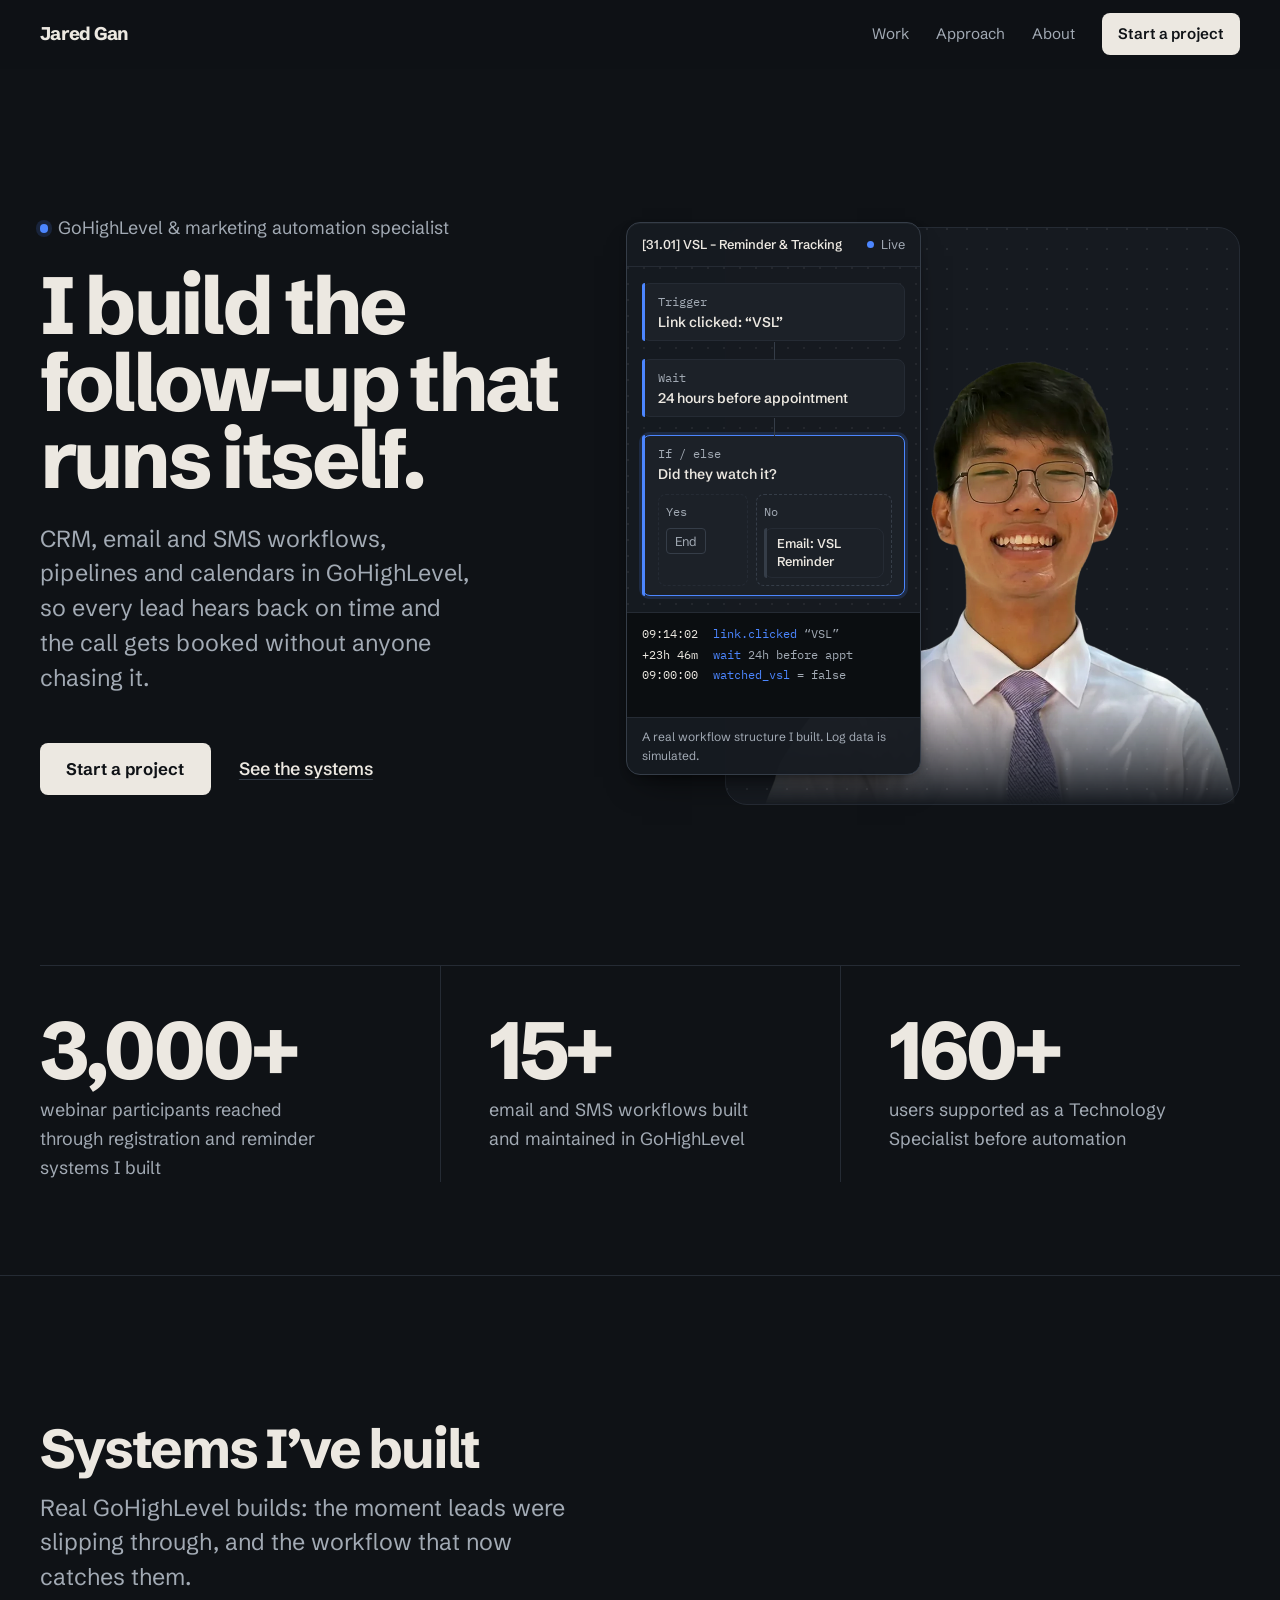
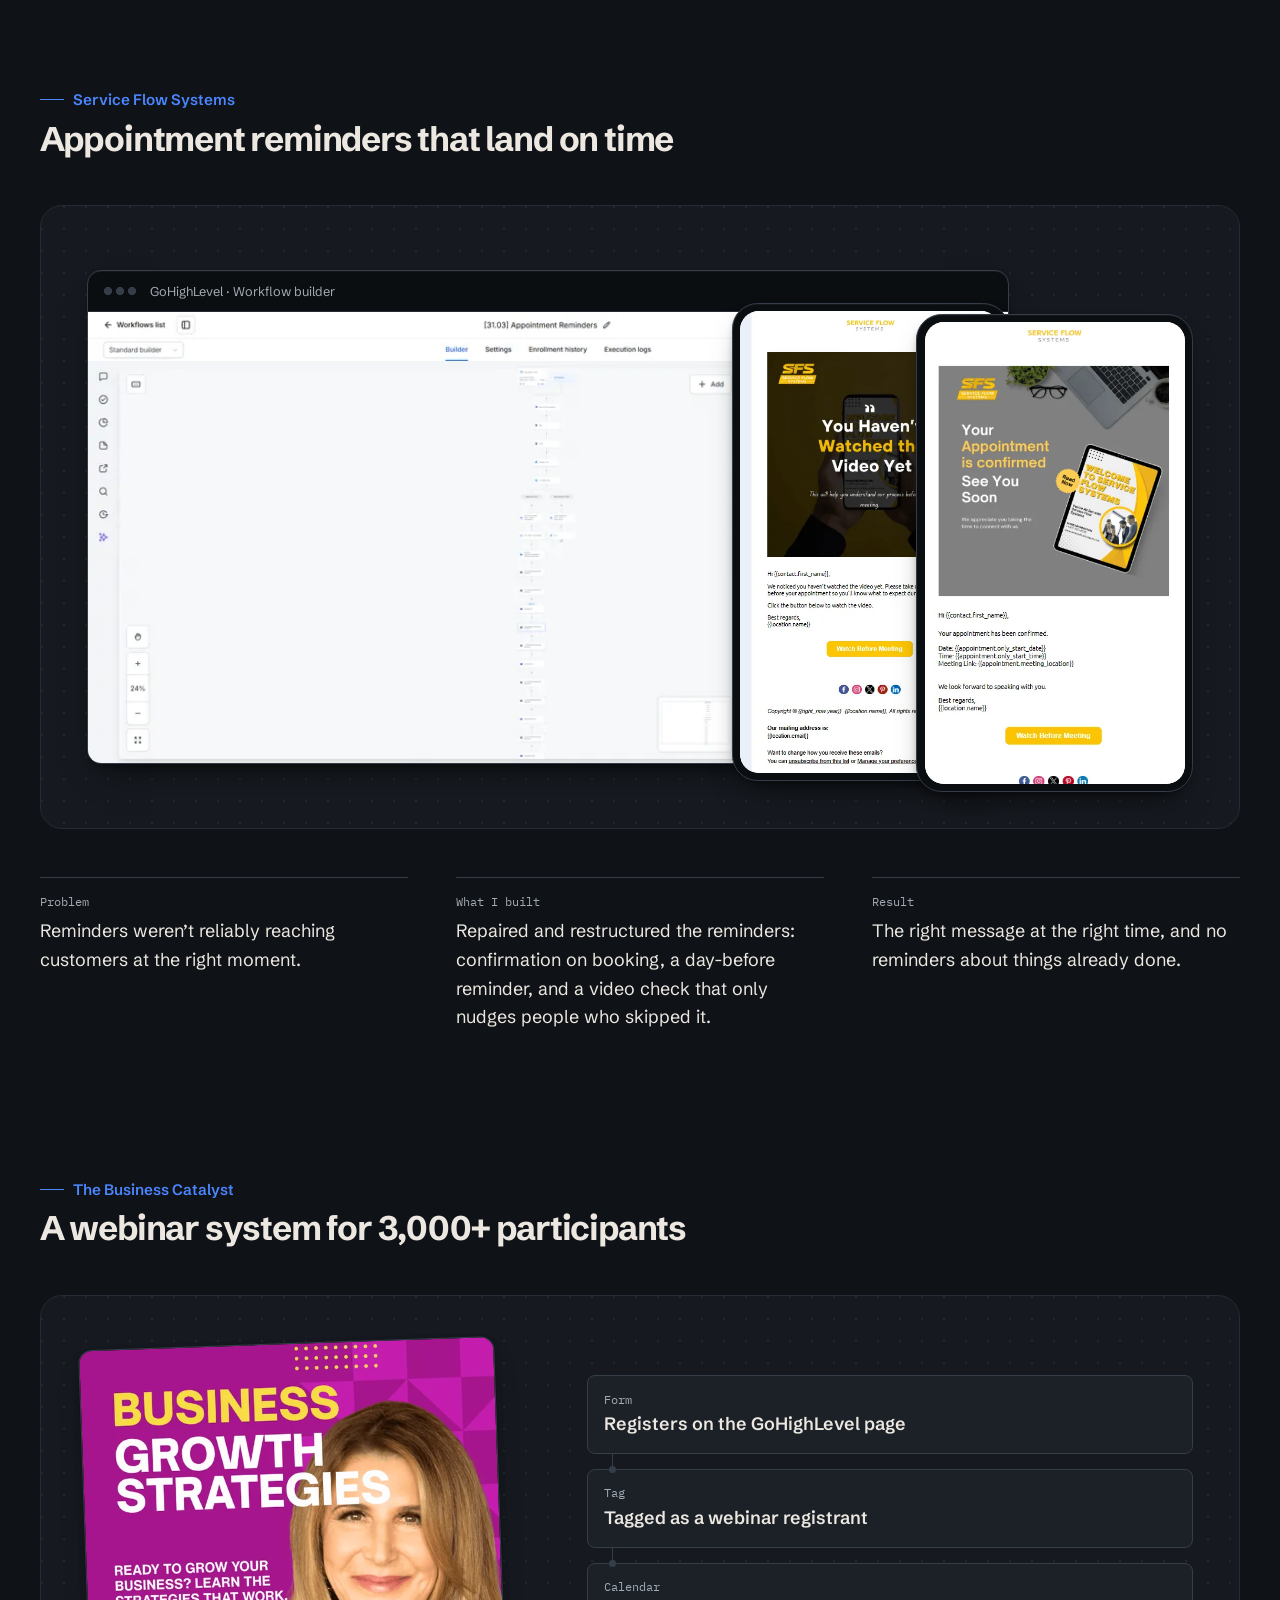
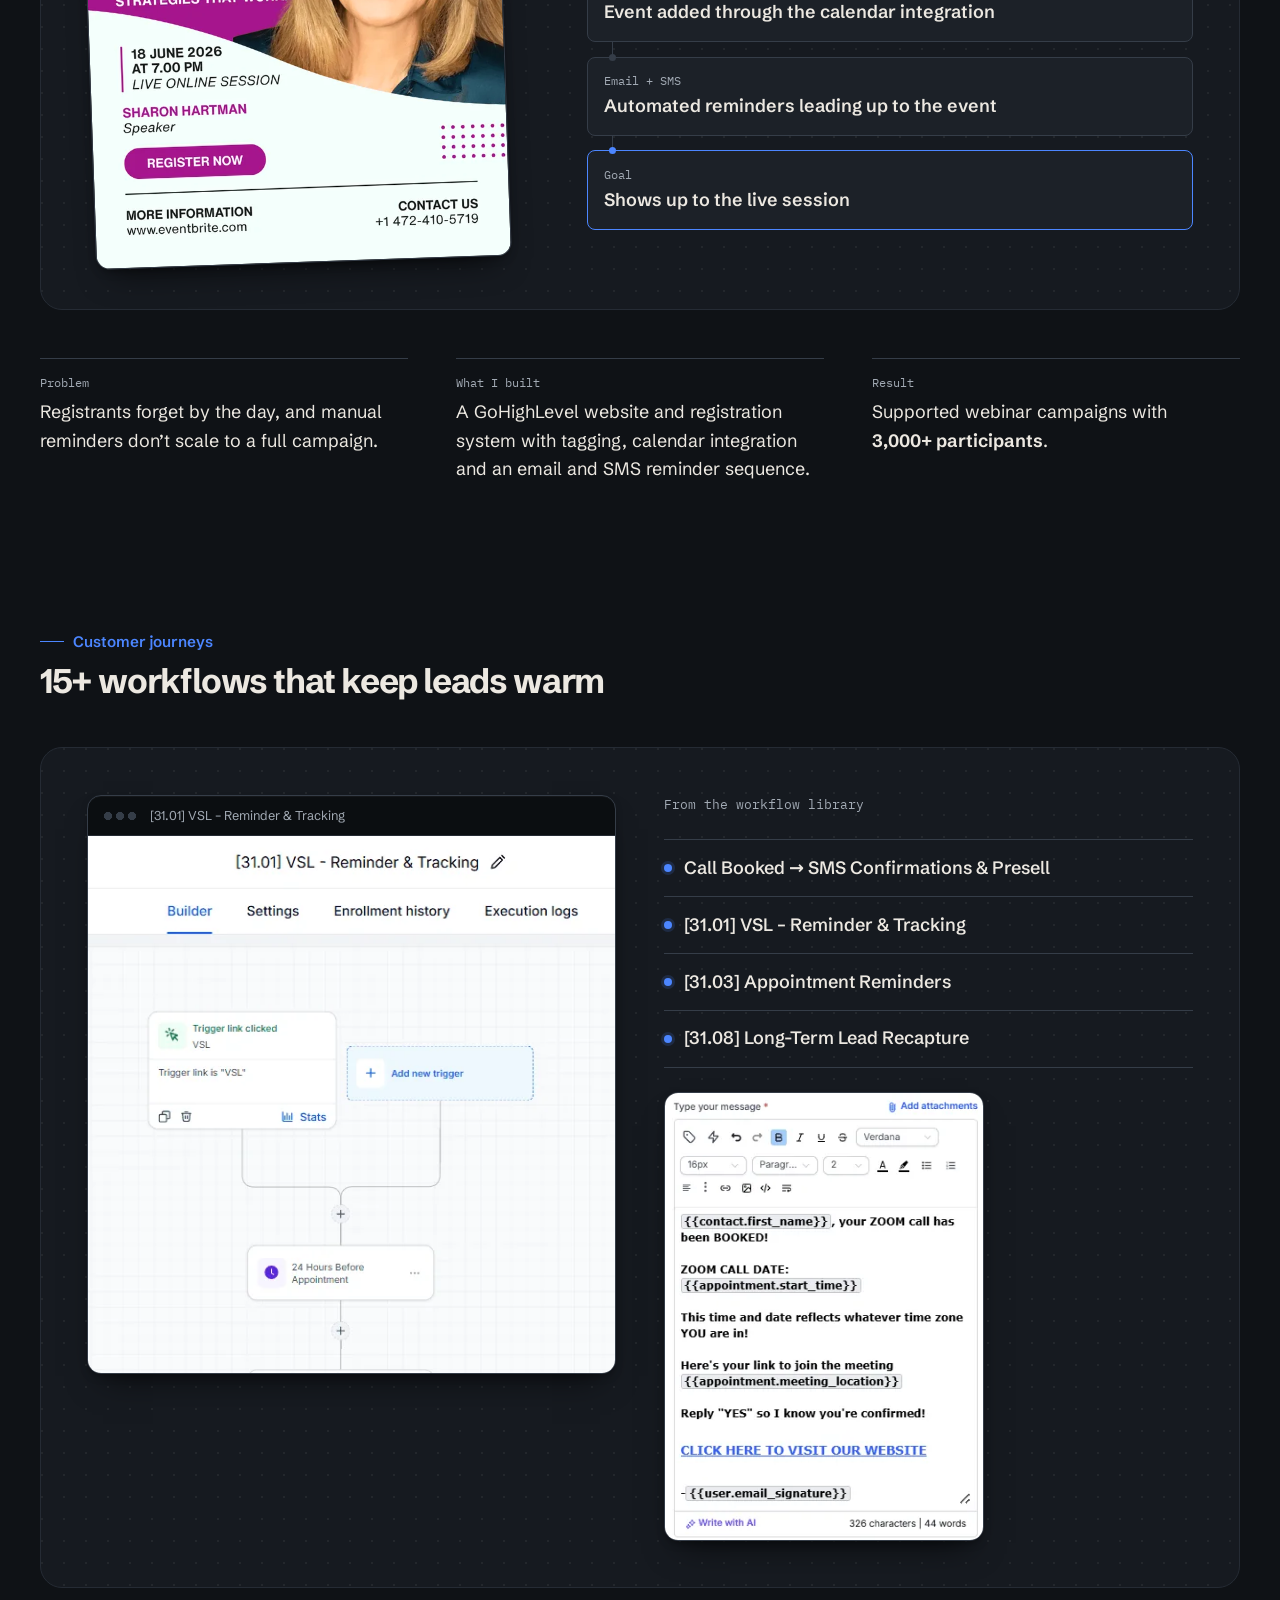
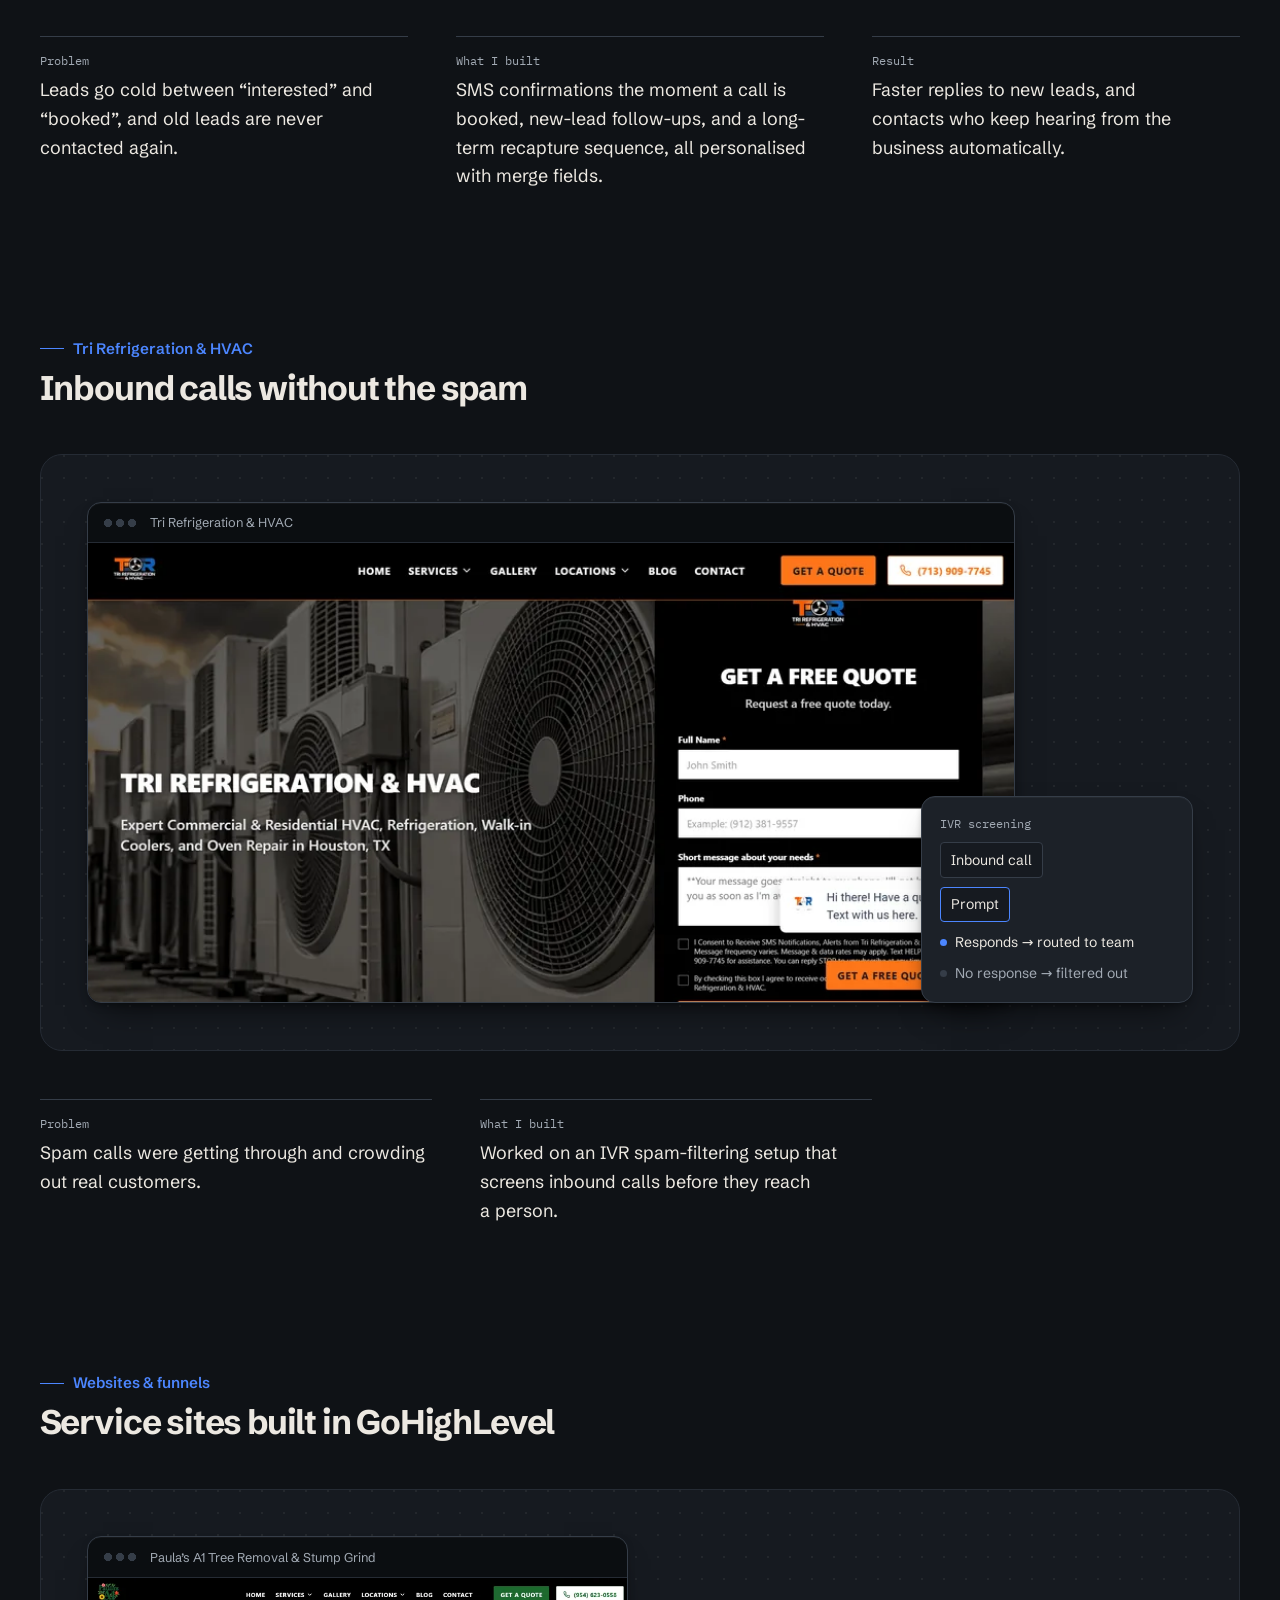
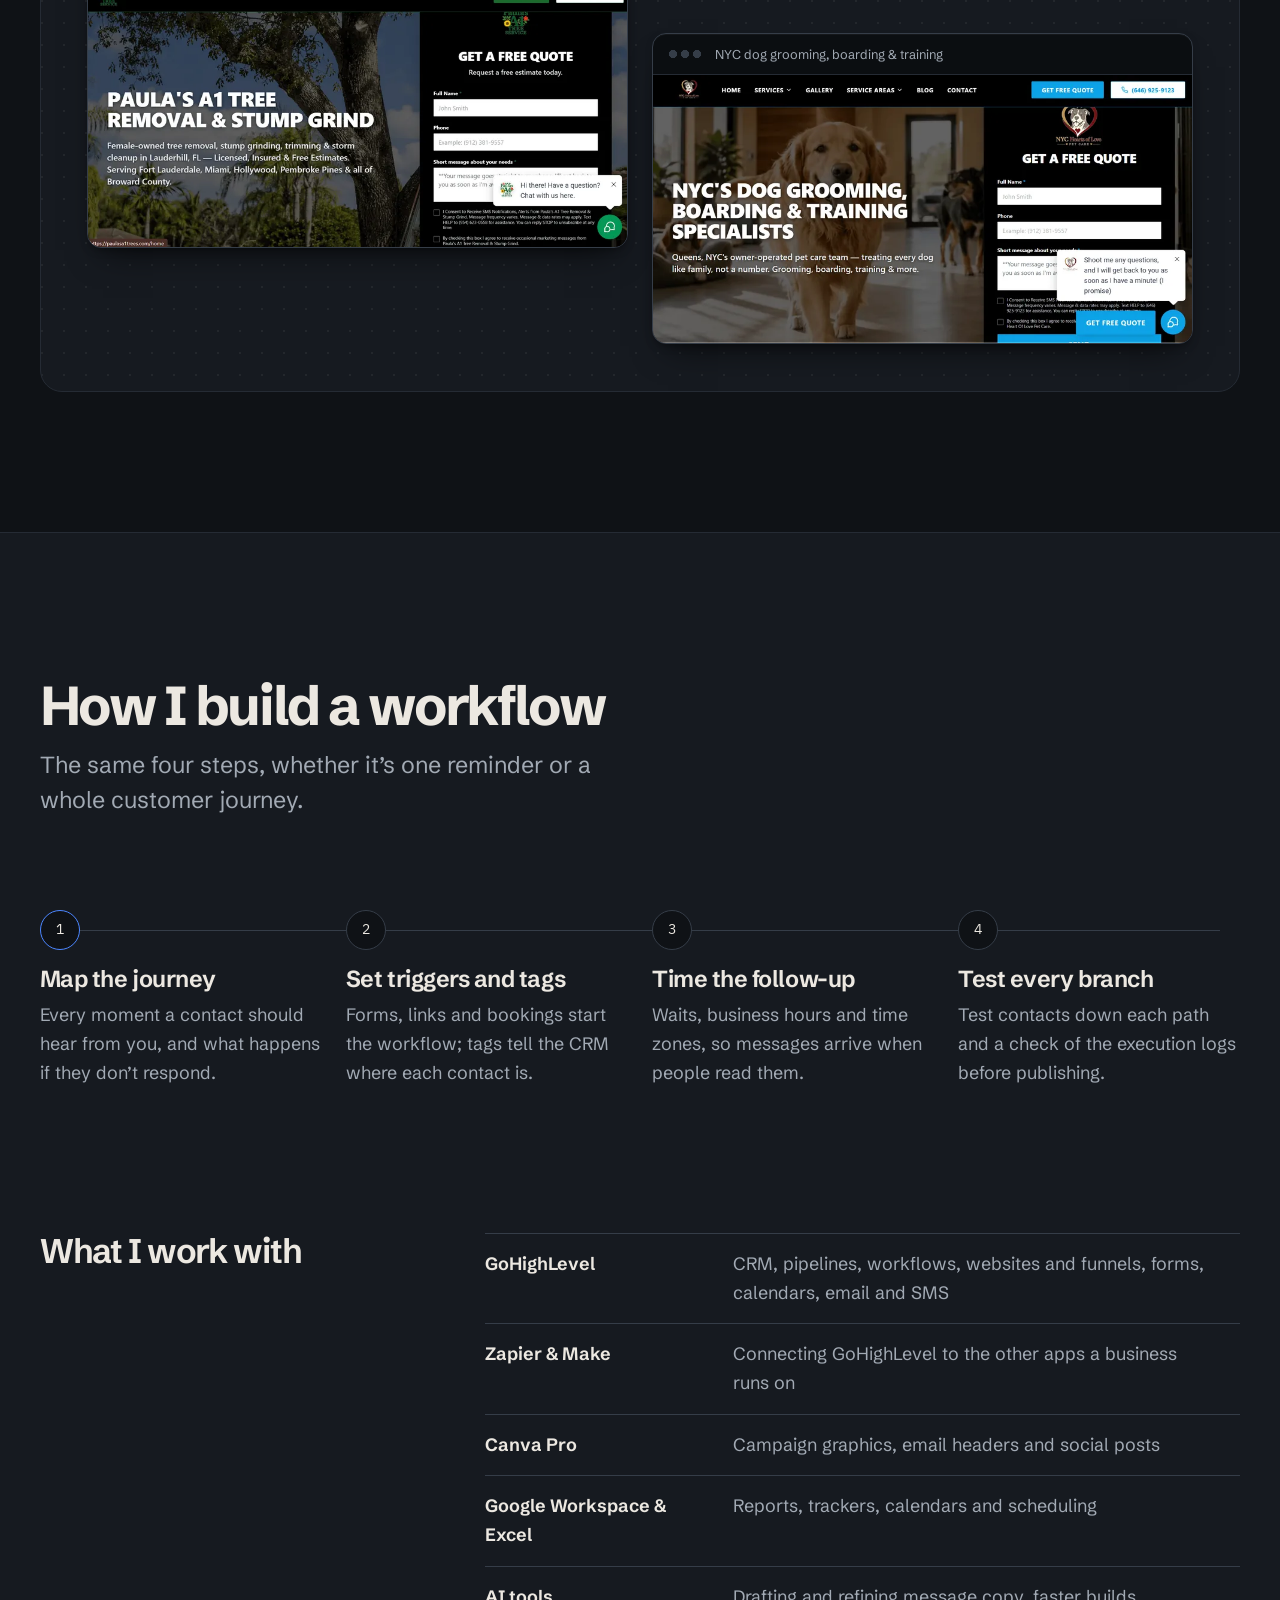
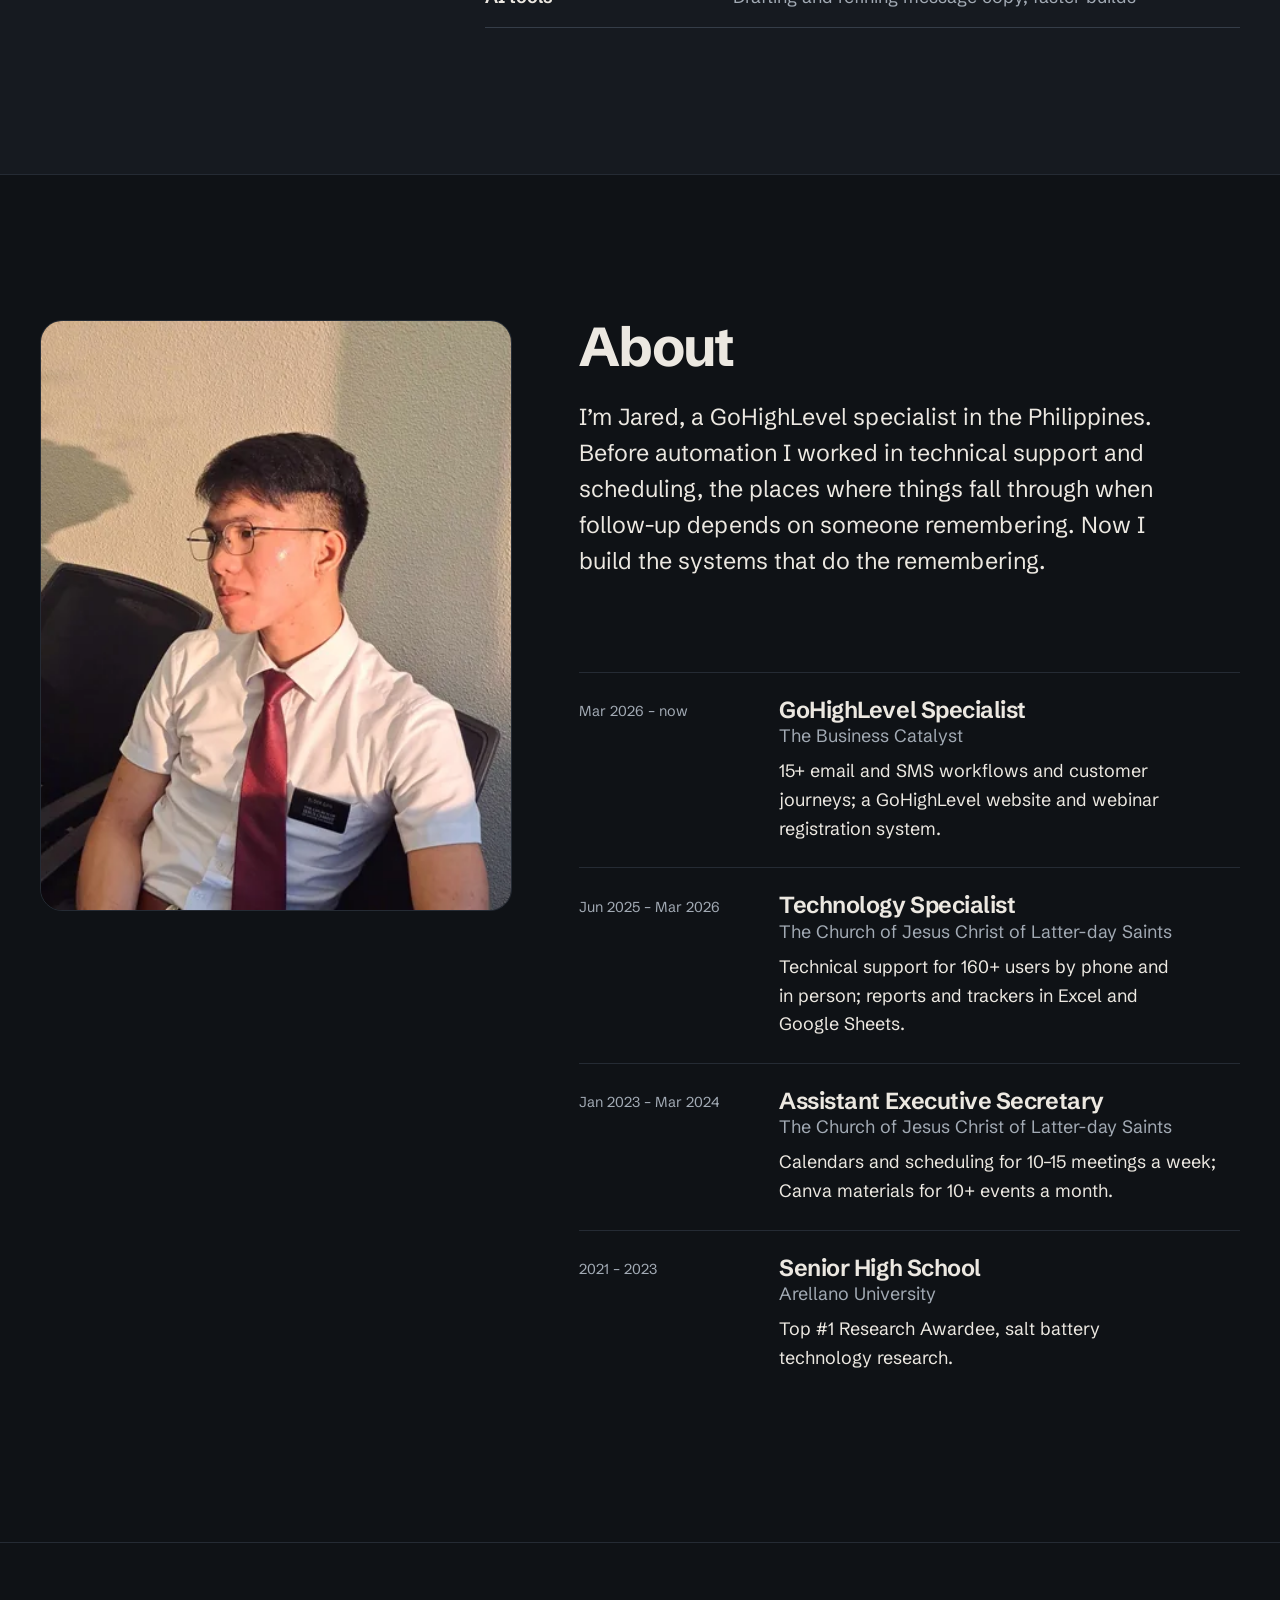
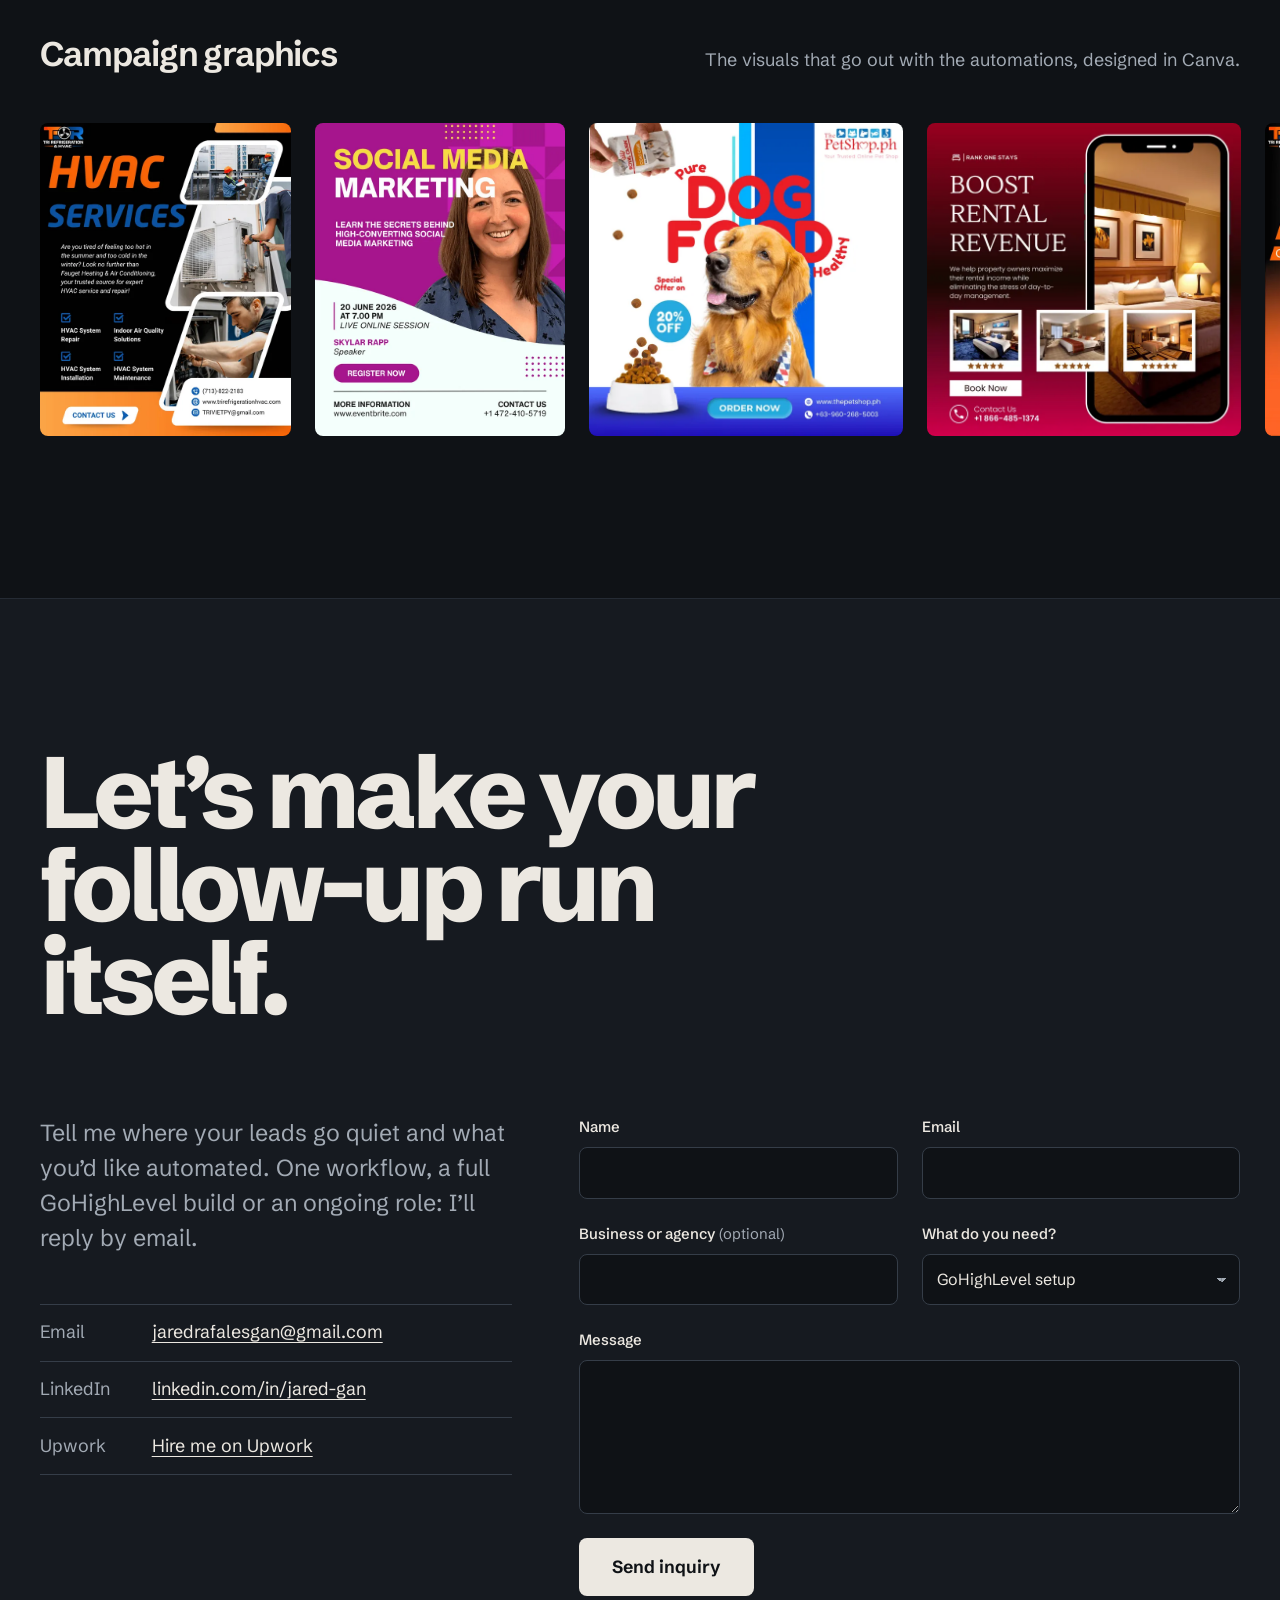
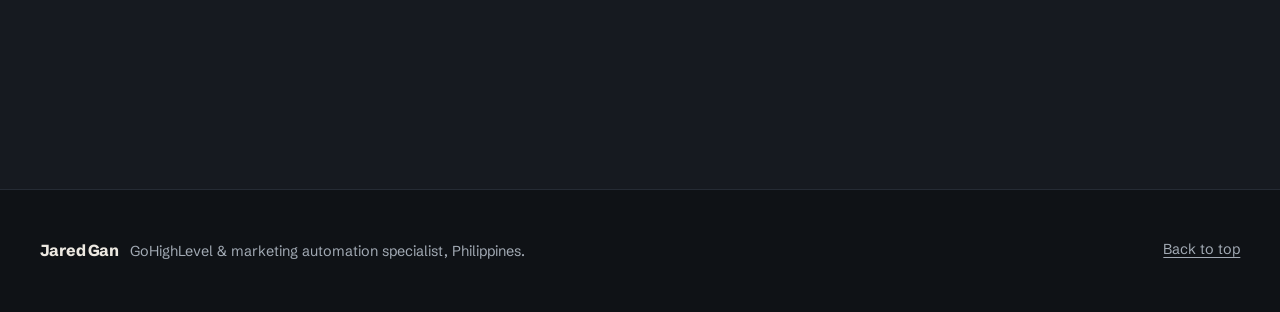
<file: index.html>
<!doctype html>
<html lang="en">
<head>
  <meta charset="utf-8">
  <meta name="viewport" content="width=device-width, initial-scale=1">
  <title>Jared Gan — GoHighLevel &amp; Marketing Automation Specialist</title>
  <meta name="description" content="Jared Gan builds GoHighLevel systems that capture leads, follow up on time and book the call: CRM setup, email and SMS workflows, pipelines, calendars and funnels.">
  <meta name="theme-color" content="#111418">
  <meta property="og:type" content="website">
  <meta property="og:title" content="Jared Gan — GoHighLevel &amp; Marketing Automation Specialist">
  <meta property="og:description" content="GoHighLevel systems that capture leads, follow up on time and book the call.">
  <meta name="twitter:card" content="summary_large_image">
  <link rel="icon" href="/favicon.svg" type="image/svg+xml">
  <link rel="preload" href="/assets/fonts/schibsted-grotesk.woff2" as="font" type="font/woff2" crossorigin>
  <link rel="preload" as="image" type="image/webp" imagesrcset="/assets/img/portrait-cutout-520.webp 520w, /assets/img/portrait-cutout-900.webp 900w" imagesizes="(min-width: 62rem) 560px, 92vw">
  <link rel="stylesheet" href="/assets/css/styles.css">
  <script type="application/ld+json">
  {
    "@context": "https://schema.org",
    "@type": "Person",
    "name": "Jared Gan",
    "jobTitle": "GoHighLevel Specialist",
    "description": "GoHighLevel and marketing automation specialist: CRM setup, email and SMS workflows, pipelines, calendars and funnels.",
    "email": "mailto:jaredrafalesgan@gmail.com",
    "address": { "@type": "PostalAddress", "addressCountry": "PH" },
    "worksFor": { "@type": "Organization", "name": "The Business Catalyst" },
    "alumniOf": { "@type": "EducationalOrganization", "name": "Arellano University" },
    "knowsAbout": ["GoHighLevel", "Marketing automation", "CRM", "Email and SMS automation", "Sales pipelines", "Funnels", "Zapier", "Make"],
    "sameAs": ["https://www.linkedin.com/in/jared-gan", "https://www.upwork.com/freelancers/~01782c0aad50a452c9"]
  }
  </script>
</head>
<body>
  <a class="skip-link" href="#main">Skip to content</a>

  <header class="site-header" data-header>
    <div class="container site-header__inner">
      <a class="wordmark" href="#top" aria-label="Jared Gan, back to top">Jared Gan</a>
      <nav class="site-nav" aria-label="Primary">
        <button class="site-nav__toggle" type="button" aria-expanded="false" aria-controls="nav-list" data-nav-toggle>Menu</button>
        <ul class="site-nav__list" id="nav-list" data-nav-list>
          <li><a href="#work">Work</a></li>
          <li><a href="#approach">Approach</a></li>
          <li><a href="#about">About</a></li>
          <li><a class="site-nav__cta" href="#contact">Start a project</a></li>
        </ul>
      </nav>
    </div>
  </header>

  <main id="main">
    <!-- HERO -->
    <section class="hero" id="top" aria-labelledby="hero-title">
      <div class="container hero__grid">
        <div class="hero__copy">
          <p class="hero__role"><span class="hero__pulse" aria-hidden="true"></span>GoHighLevel &amp; marketing automation specialist</p>
          <h1 class="hero__title" id="hero-title">I build the <span class="nowrap">follow-up</span> that runs itself.</h1>
          <p class="hero__lede">CRM, email and SMS workflows, pipelines and calendars in GoHighLevel, so every lead hears back on time and the call gets booked without anyone chasing it.</p>
          <div class="hero__actions">
            <a class="button button--primary" href="#contact">Start a project</a>
            <a class="link-quiet" href="#work">See the systems</a>
          </div>
        </div>

        <div class="hero__stage">
          <div class="hero__canvas" aria-hidden="true"></div>
          <img class="hero__portrait" src="/assets/img/portrait-cutout-900.webp" srcset="/assets/img/portrait-cutout-520.webp 520w, /assets/img/portrait-cutout-900.webp 900w" sizes="(min-width: 62rem) 560px, 92vw" width="900" height="831" fetchpriority="high" alt="Jared Gan, smiling, in a white shirt and tie.">

          <figure class="workflow" aria-labelledby="wf-caption" data-workflow>
            <div class="workflow__bar">
              <span class="workflow__name">[31.01] VSL – Reminder &amp; Tracking</span>
              <span class="workflow__status"><span class="workflow__dot" aria-hidden="true"></span>Live</span>
            </div>
            <div class="workflow__canvas">
              <ol class="wf-steps">
                <li class="wf-node wf-node--trigger" data-step="0">
                  <span class="wf-node__kind">Trigger</span>
                  <span class="wf-node__title">Link clicked: “VSL”</span>
                </li>
                <li class="wf-node wf-node--wait" data-step="1">
                  <span class="wf-node__kind">Wait</span>
                  <span class="wf-node__title">24 hours before appointment</span>
                </li>
                <li class="wf-node wf-node--condition" data-step="2">
                  <span class="wf-node__kind">If / else</span>
                  <span class="wf-node__title">Did they watch it?</span>
                  <div class="wf-branches">
                    <div class="wf-branch wf-branch--yes" data-step="3b">
                      <span class="wf-branch__label">Yes</span>
                      <span class="wf-branch__end">End</span>
                    </div>
                    <div class="wf-branch wf-branch--no" data-step="3">
                      <span class="wf-branch__label">No</span>
                      <span class="wf-node wf-node--action wf-node--inline">
                        <span class="wf-node__title">Email: VSL Reminder</span>
                      </span>
                    </div>
                  </div>
                </li>
              </ol>
            </div>
            <div class="workflow__log" aria-hidden="true">
              <p class="log-line" data-step="0"><span class="log-t">09:14:02</span> <span class="log-k">link.clicked</span> “VSL”</p>
              <p class="log-line" data-step="1"><span class="log-t">+23h 46m</span> <span class="log-k">wait</span> 24h before appt</p>
              <p class="log-line" data-step="2"><span class="log-t">09:00:00</span> <span class="log-k">watched_vsl</span> = false</p>
              <p class="log-line" data-step="3"><span class="log-t">09:00:01</span> <span class="log-k">email.sent</span> “VSL Reminder”</p>
            </div>
            <figcaption class="workflow__caption" id="wf-caption">
              <span>A real workflow structure I built. Log data is simulated.</span>
              <button class="workflow__replay" type="button" data-replay hidden>Run again</button>
            </figcaption>
          </figure>
        </div>
      </div>

      <div class="container">
        <dl class="proof__list" aria-label="Track record">
          <div class="proof__item">
            <dt class="proof__figure">3,000+</dt>
            <dd class="proof__label">webinar participants reached through registration and reminder systems I built</dd>
          </div>
          <div class="proof__item">
            <dt class="proof__figure">15+</dt>
            <dd class="proof__label">email and SMS workflows built and maintained in GoHighLevel</dd>
          </div>
          <div class="proof__item">
            <dt class="proof__figure">160+</dt>
            <dd class="proof__label">users supported as a Technology Specialist before automation</dd>
          </div>
        </dl>
      </div>
    </section>

    <!-- WORK -->
    <section class="work" id="work" aria-labelledby="work-title">
      <div class="container">
        <header class="section-head">
          <h2 class="section-title" id="work-title">Systems I’ve built</h2>
          <p class="section-lede">Real GoHighLevel builds: the moment leads were slipping through, and the workflow that now catches them.</p>
        </header>
      </div>

      <!-- Project: SFS -->
      <article class="project" aria-labelledby="p-sfs">
        <div class="container">
          <header class="project__head">
            <p class="project__client">Service Flow Systems</p>
            <h3 class="project__title" id="p-sfs">Appointment reminders that land on time</h3>
          </header>
          <div class="scene scene--sfs">
            <div class="frame frame--app scene__main">
              <div class="frame__bar"><span class="frame__label">GoHighLevel · Workflow builder</span></div>
              <img src="/assets/img/wf-appointment-reminders-1600.webp" srcset="/assets/img/wf-appointment-reminders-900.webp 900w, /assets/img/wf-appointment-reminders-1600.webp 1600w" sizes="(min-width: 62rem) 860px, 92vw" width="1600" height="786" loading="lazy" decoding="async" alt="The GoHighLevel workflow builder showing “[31.03] Appointment Reminders”, with the day-before email action open.">
            </div>
            <div class="frame frame--phone scene__phone scene__phone--a">
              <img src="/assets/img/email-sfs-video-497.webp" width="497" height="879" loading="lazy" decoding="async" alt="Email: “You Haven’t Watched the Video Yet”, with a Watch Before Meeting button.">
            </div>
            <div class="frame frame--phone scene__phone scene__phone--b">
              <img src="/assets/img/email-sfs-confirmed-440.webp" width="440" height="934" loading="lazy" decoding="async" alt="Email: “Your Appointment is confirmed. See You Soon”, with date, time and meeting link merge fields.">
            </div>
          </div>
          <dl class="project__facts">
            <div><dt>Problem</dt><dd>Reminders weren’t reliably reaching customers at the right moment.</dd></div>
            <div><dt>What I built</dt><dd>Repaired and restructured the reminders: confirmation on booking, a day-before reminder, and a video check that only nudges people who skipped it.</dd></div>
            <div><dt>Result</dt><dd>The right message at the right time, and no reminders about things already done.</dd></div>
          </dl>
        </div>
      </article>

      <!-- Project: Webinar -->
      <article class="project" aria-labelledby="p-webinar">
        <div class="container">
          <header class="project__head">
            <p class="project__client">The Business Catalyst</p>
            <h3 class="project__title" id="p-webinar">A webinar system for 3,000+ participants</h3>
          </header>
          <div class="scene scene--webinar">
            <div class="frame frame--poster">
              <img src="/assets/img/design-webinar-growth-640.webp" width="640" height="800" loading="lazy" decoding="async" alt="Webinar promotion graphic: Business Growth Strategies, a live online session, designed in Canva.">
            </div>
            <ol class="journey" aria-label="How a registrant moves through the system">
              <li class="journey__step"><span class="journey__kind">Form</span><span class="journey__title">Registers on the GoHighLevel page</span></li>
              <li class="journey__step"><span class="journey__kind">Tag</span><span class="journey__title">Tagged as a webinar registrant</span></li>
              <li class="journey__step"><span class="journey__kind">Calendar</span><span class="journey__title">Event added through the calendar integration</span></li>
              <li class="journey__step"><span class="journey__kind">Email + SMS</span><span class="journey__title">Automated reminders leading up to the event</span></li>
              <li class="journey__step journey__step--goal"><span class="journey__kind">Goal</span><span class="journey__title">Shows up to the live session</span></li>
            </ol>
          </div>
          <dl class="project__facts">
            <div><dt>Problem</dt><dd>Registrants forget by the day, and manual reminders don’t scale to a full campaign.</dd></div>
            <div><dt>What I built</dt><dd>A GoHighLevel website and registration system with tagging, calendar integration and an email and SMS reminder sequence.</dd></div>
            <div><dt>Result</dt><dd>Supported webinar campaigns with <strong>3,000+ participants</strong>.</dd></div>
          </dl>
        </div>
      </article>

      <!-- Project: Journeys -->
      <article class="project" aria-labelledby="p-journeys">
        <div class="container">
          <header class="project__head">
            <p class="project__client">Customer journeys</p>
            <h3 class="project__title" id="p-journeys">15+ workflows that keep leads warm</h3>
          </header>
          <div class="scene scene--journeys">
            <div class="frame frame--app">
              <div class="frame__bar"><span class="frame__label">[31.01] VSL – Reminder &amp; Tracking</span></div>
              <img src="/assets/img/wf-vsl-crop-550.webp" width="550" height="560" loading="lazy" decoding="async" alt="Workflow builder: trigger link clicked, wait until 24 hours before the appointment, then an if/else on whether the video was watched.">
            </div>
            <div class="library">
              <p class="library__title">From the workflow library</p>
              <ul class="library__list">
                <li><span class="library__dot" aria-hidden="true"></span>Call Booked → SMS Confirmations &amp; Presell</li>
                <li><span class="library__dot" aria-hidden="true"></span>[31.01] VSL – Reminder &amp; Tracking</li>
                <li><span class="library__dot" aria-hidden="true"></span>[31.03] Appointment Reminders</li>
                <li><span class="library__dot" aria-hidden="true"></span>[31.08] Long-Term Lead Recapture</li>
              </ul>
              <div class="frame frame--email">
                <img src="/assets/img/email-zoom-booked-358.webp" width="358" height="503" loading="lazy" decoding="async" alt="Booking email built on merge fields: first name, appointment start time, meeting link and signature.">
              </div>
            </div>
          </div>
          <dl class="project__facts">
            <div><dt>Problem</dt><dd>Leads go cold between “interested” and “booked”, and old leads are never contacted again.</dd></div>
            <div><dt>What I built</dt><dd>SMS confirmations the moment a call is booked, new-lead follow-ups, and a long-term recapture sequence, all personalised with merge fields.</dd></div>
            <div><dt>Result</dt><dd>Faster replies to new leads, and contacts who keep hearing from the business automatically.</dd></div>
          </dl>
        </div>
      </article>

      <!-- Project: Tri -->
      <article class="project" aria-labelledby="p-tri">
        <div class="container">
          <header class="project__head">
            <p class="project__client">Tri Refrigeration &amp; HVAC</p>
            <h3 class="project__title" id="p-tri">Inbound calls without the spam</h3>
          </header>
          <div class="scene scene--tri">
            <div class="frame frame--browser scene__main">
              <div class="frame__bar"><span class="frame__label">Tri Refrigeration &amp; HVAC</span></div>
              <img src="/assets/img/site-tri-hvac-1600.webp" srcset="/assets/img/site-tri-hvac-900.webp 900w, /assets/img/site-tri-hvac-1600.webp 1600w" sizes="(min-width: 62rem) 900px, 92vw" width="1600" height="793" loading="lazy" decoding="async" alt="Tri Refrigeration &amp; HVAC website with a “Get a free quote” form.">
            </div>
            <div class="ivr" role="img" aria-label="IVR screening: an inbound call meets a prompt; callers who respond reach the team, the rest are filtered out.">
              <p class="ivr__title">IVR screening</p>
              <span class="ivr__step">Inbound call</span>
              <span class="ivr__step ivr__step--gate">Prompt</span>
              <span class="ivr__out ivr__out--pass">Responds → routed to team</span>
              <span class="ivr__out">No response → filtered out</span>
            </div>
          </div>
          <dl class="project__facts project__facts--two">
            <div><dt>Problem</dt><dd>Spam calls were getting through and crowding out real customers.</dd></div>
            <div><dt>What I built</dt><dd>Worked on an IVR spam-filtering setup that screens inbound calls before they reach a person.</dd></div>
          </dl>
        </div>
      </article>

      <!-- Project: Websites -->
      <article class="project project--last" aria-labelledby="p-sites">
        <div class="container">
          <header class="project__head">
            <p class="project__client">Websites &amp; funnels</p>
            <h3 class="project__title" id="p-sites">Service sites built in GoHighLevel</h3>
          </header>
          <div class="scene scene--sites">
            <div class="frame frame--browser">
              <div class="frame__bar"><span class="frame__label">Paula’s A1 Tree Removal &amp; Stump Grind</span></div>
              <img src="/assets/img/site-paulas-tree-1600.webp" srcset="/assets/img/site-paulas-tree-900.webp 900w, /assets/img/site-paulas-tree-1600.webp 1600w" sizes="(min-width: 62rem) 640px, 92vw" width="1600" height="801" loading="lazy" decoding="async" alt="Paula’s A1 Tree Removal &amp; Stump Grind website with a quote request form.">
            </div>
            <div class="frame frame--browser">
              <div class="frame__bar"><span class="frame__label">NYC dog grooming, boarding &amp; training</span></div>
              <img src="/assets/img/site-nyc-grooming-900.webp" srcset="/assets/img/site-nyc-grooming-600.webp 600w, /assets/img/site-nyc-grooming-900.webp 900w" sizes="(min-width: 62rem) 640px, 92vw" width="900" height="448" loading="lazy" decoding="async" alt="NYC dog grooming, boarding and training website with a quote form.">
            </div>
          </div>
        </div>
      </article>
    </section>

    <!-- APPROACH -->
    <section class="approach" id="approach" aria-labelledby="approach-title">
      <div class="container">
        <header class="section-head">
          <h2 class="section-title" id="approach-title">How I build a workflow</h2>
          <p class="section-lede">The same four steps, whether it’s one reminder or a whole customer journey.</p>
        </header>
        <ol class="steps">
          <li class="step"><span class="step__n" aria-hidden="true">1</span><h3 class="step__title">Map the journey</h3><p>Every moment a contact should hear from you, and what happens if they don’t respond.</p></li>
          <li class="step"><span class="step__n" aria-hidden="true">2</span><h3 class="step__title">Set triggers and tags</h3><p>Forms, links and bookings start the workflow; tags tell the CRM where each contact is.</p></li>
          <li class="step"><span class="step__n" aria-hidden="true">3</span><h3 class="step__title">Time the follow-up</h3><p>Waits, business hours and time zones, so messages arrive when people read them.</p></li>
          <li class="step"><span class="step__n" aria-hidden="true">4</span><h3 class="step__title">Test every branch</h3><p>Test contacts down each path and a check of the execution logs before publishing.</p></li>
        </ol>
        <div class="toolkit">
          <h3 class="toolkit__title">What I work with</h3>
          <dl class="toolkit__list">
            <div><dt>GoHighLevel</dt><dd>CRM, pipelines, workflows, websites and funnels, forms, calendars, email and SMS</dd></div>
            <div><dt>Zapier &amp; Make</dt><dd>Connecting GoHighLevel to the other apps a business runs on</dd></div>
            <div><dt>Canva Pro</dt><dd>Campaign graphics, email headers and social posts</dd></div>
            <div><dt>Google Workspace &amp; Excel</dt><dd>Reports, trackers, calendars and scheduling</dd></div>
            <div><dt>AI tools</dt><dd>Drafting and refining message copy, faster builds</dd></div>
          </dl>
        </div>
      </div>
    </section>

    <!-- ABOUT -->
    <section class="about" id="about" aria-labelledby="about-title">
      <div class="container about__grid">
        <div class="about__portrait">
          <img src="/assets/img/portrait-side-900.webp" srcset="/assets/img/portrait-side-480.webp 480w, /assets/img/portrait-side-900.webp 900w" sizes="(min-width: 62rem) 420px, 88vw" width="900" height="900" loading="lazy" decoding="async" alt="Jared Gan in a white shirt and tie, looking to the side.">
        </div>
        <div class="about__copy">
          <h2 class="section-title" id="about-title">About</h2>
          <p class="about__lede">I’m Jared, a GoHighLevel specialist in the Philippines. Before automation I worked in technical support and scheduling, the places where things fall through when follow-up depends on someone remembering. Now I build the systems that do the remembering.</p>
          <ol class="timeline">
            <li><span class="timeline__when">Mar 2026 – now</span><div><h3 class="timeline__role">GoHighLevel Specialist</h3><p class="timeline__org">The Business Catalyst</p><p>15+ email and SMS workflows and customer journeys; a GoHighLevel website and webinar registration system.</p></div></li>
            <li><span class="timeline__when">Jun 2025 – Mar 2026</span><div><h3 class="timeline__role">Technology Specialist</h3><p class="timeline__org">The Church of Jesus Christ of Latter-day Saints</p><p>Technical support for 160+ users by phone and in person; reports and trackers in Excel and Google Sheets.</p></div></li>
            <li><span class="timeline__when">Jan 2023 – Mar 2024</span><div><h3 class="timeline__role">Assistant Executive Secretary</h3><p class="timeline__org">The Church of Jesus Christ of Latter-day Saints</p><p>Calendars and scheduling for 10–15 meetings a week; Canva materials for 10+ events a month.</p></div></li>
            <li><span class="timeline__when">2021 – 2023</span><div><h3 class="timeline__role">Senior High School</h3><p class="timeline__org">Arellano University</p><p>Top #1 Research Awardee, salt battery technology research.</p></div></li>
          </ol>
        </div>
      </div>
    </section>

    <!-- DESIGNS -->
    <section class="designs" aria-labelledby="designs-title">
      <div class="container designs__head">
        <h2 class="designs__title" id="designs-title">Campaign graphics</h2>
        <p class="designs__lede">The visuals that go out with the automations, designed in Canva.</p>
      </div>
      <div class="designs__rail" tabindex="0" aria-label="Campaign graphics, scroll horizontally">
        <img src="/assets/img/design-hvac-640.webp" width="640" height="800" loading="lazy" decoding="async" alt="HVAC services promotional graphic for Tri Refrigeration &amp; HVAC.">
        <img src="/assets/img/design-webinar-social-640.webp" width="640" height="800" loading="lazy" decoding="async" alt="Webinar promotion graphic: Social Media Marketing, live online session.">
        <img src="/assets/img/design-petshop-640.webp" width="640" height="640" loading="lazy" decoding="async" alt="Pet shop dog food promotion graphic with a 20% off offer.">
        <img src="/assets/img/design-rental-640.webp" width="640" height="640" loading="lazy" decoding="async" alt="Rental management promotion graphic: Boost Rental Revenue.">
        <img src="/assets/img/design-ac-cleaning-640.webp" width="640" height="800" loading="lazy" decoding="async" alt="AC cleaning services promotional graphic.">
      </div>
    </section>

    <!-- CONTACT -->
    <section class="contact" id="contact" aria-labelledby="contact-title">
      <div class="container">
        <h2 class="contact__title" id="contact-title">Let’s make your <span class="nowrap">follow-up</span> run itself.</h2>
        <div class="contact__grid">
          <div class="contact__intro">
            <p>Tell me where your leads go quiet and what you’d like automated. One workflow, a full GoHighLevel build or an ongoing role: I’ll reply by email.</p>
            <ul class="contact__links">
              <li><span>Email</span><a href="mailto:jaredrafalesgan@gmail.com">jaredrafalesgan@gmail.com</a></li>
              <li><span>LinkedIn</span><a href="https://www.linkedin.com/in/jared-gan" rel="noopener" target="_blank">linkedin.com/in/jared-gan</a></li>
              <li><span>Upwork</span><a href="https://www.upwork.com/freelancers/~01782c0aad50a452c9" rel="noopener" target="_blank">Hire me on Upwork</a></li>
            </ul>
          </div>
          <form class="form" data-contact-form data-endpoint="" action="mailto:jaredrafalesgan@gmail.com" method="post" enctype="text/plain" novalidate>
            <div class="form__row">
              <div class="field">
                <label for="f-name">Name</label>
                <input id="f-name" name="name" type="text" autocomplete="name" required>
                <p class="field__error" id="f-name-error" hidden>Please enter your name.</p>
              </div>
              <div class="field">
                <label for="f-email">Email</label>
                <input id="f-email" name="email" type="email" autocomplete="email" required>
                <p class="field__error" id="f-email-error" hidden>Please enter a valid email address.</p>
              </div>
            </div>
            <div class="form__row">
              <div class="field">
                <label for="f-company">Business or agency <span class="field__opt">(optional)</span></label>
                <input id="f-company" name="company" type="text" autocomplete="organization">
              </div>
              <div class="field">
                <label for="f-need">What do you need?</label>
                <select id="f-need" name="need">
                  <option>GoHighLevel setup</option>
                  <option>Workflow automation (email &amp; SMS)</option>
                  <option>Funnel or website</option>
                  <option>Fixing an existing setup</option>
                  <option>Ongoing support or a full-time role</option>
                  <option>Something else</option>
                </select>
              </div>
            </div>
            <div class="field">
              <label for="f-message">Message</label>
              <textarea id="f-message" name="message" rows="5" required></textarea>
              <p class="field__error" id="f-message-error" hidden>Please add a short message.</p>
            </div>
            <div class="field field--hp" aria-hidden="true">
              <label for="f-website">Website</label>
              <input id="f-website" name="website" type="text" tabindex="-1" autocomplete="off">
            </div>
            <button class="button button--primary button--large form__submit" type="submit">Send inquiry</button>
            <p class="form__status" role="status" aria-live="polite" data-form-status></p>
          </form>
        </div>
      </div>
    </section>
  </main>

  <footer class="site-footer">
    <div class="container site-footer__inner">
      <p><span class="wordmark wordmark--small">Jared Gan</span> GoHighLevel &amp; marketing automation specialist, Philippines.</p>
      <p><a href="#top">Back to top</a></p>
    </div>
  </footer>

  <script src="/assets/js/main.js" defer></script>
</body>
</html>
</file>
<file: assets/css/styles.css>
/* Jared Gan — portfolio v2. Direction: "Live Workflow", premium pass (.studio/direction.md, .studio/decisions.md) */
@layer reset, tokens, base, layout, components, utilities;

@font-face { font-family: "Schibsted Grotesk"; src: url("/assets/fonts/schibsted-grotesk.woff2") format("woff2"); font-weight: 400 900; font-display: swap; }
@font-face { font-family: "IBM Plex Mono"; src: url("/assets/fonts/ibm-plex-mono-400.woff2") format("woff2"); font-weight: 400; font-display: swap; }
@font-face { font-family: "IBM Plex Mono"; src: url("/assets/fonts/ibm-plex-mono-500.woff2") format("woff2"); font-weight: 500; font-display: swap; }
@font-face { font-family: "Display Fallback"; src: local("Arial"); size-adjust: 98%; ascent-override: 96%; descent-override: 25%; }

@layer reset {
  *, *::before, *::after { box-sizing: border-box; }
  * { margin: 0; }
  html { -webkit-text-size-adjust: none; text-size-adjust: none; }
  img, svg { display: block; max-width: 100%; height: auto; }
  input, button, textarea, select { font: inherit; color: inherit; }
  ol, ul { list-style: none; padding: 0; }
  h1, h2, h3, p, dd { overflow-wrap: break-word; }
}

@layer tokens {
  :root {
    color-scheme: dark;
    --ground: #0f1216;
    --panel: #161a20;
    --panel-2: #1c2128;
    --line: #252b34;
    --line-strong: #353d48;
    --ink: #ece8e1;
    --muted: #a2aab4;
    --signal: #4c86ff;
    --signal-soft: rgb(76 134 255 / 0.16);

    --font-display: "Schibsted Grotesk", "Display Fallback", system-ui, sans-serif;
    --font-text: var(--font-display);
    --font-mono: "IBM Plex Mono", ui-monospace, SFMono-Regular, Menlo, monospace;

    --step--1: clamp(0.84rem, 0.82rem + 0.1vw, 0.9rem);
    --step-0: clamp(1rem, 0.96rem + 0.2vw, 1.125rem);
    --step-1: clamp(1.2rem, 1.1rem + 0.45vw, 1.45rem);
    --step-2: clamp(1.5rem, 1.25rem + 1.1vw, 2.25rem);
    --step-3: clamp(2rem, 1.5rem + 2.4vw, 3.5rem);
    --step-4: clamp(2.8rem, 1.7rem + 4.2vw, 5.2rem);
    --step-5: clamp(2.6rem, 1.2rem + 6.4vw, 7.5rem);

    --space-s: 0.875rem;
    --space-m: 1.5rem;
    --space-l: clamp(2rem, 1.6rem + 1.8vw, 3rem);
    --space-xl: clamp(3.5rem, 2.6rem + 4vw, 6rem);
    --space-2xl: clamp(5rem, 3.5rem + 7vw, 10rem);

    --gutter: clamp(1rem, 0.4rem + 2.6vw, 2.5rem);
    --max: 80rem;
    --radius-s: 4px;
    --radius-m: 8px;
    --radius-l: 14px;
    --radius-xl: 22px;

    --ease-out: cubic-bezier(0.22, 1, 0.36, 1);
    --dur-fast: 160ms;
    --dur-base: 320ms;
    --shadow-float: 0 1px 0 rgb(255 255 255 / 0.04) inset, 0 18px 32px -16px rgb(0 0 0 / 0.7), 0 4px 10px -4px rgb(0 0 0 / 0.5);
  }
}

@layer base {
  html { background: var(--ground); scroll-behavior: smooth; scroll-padding-top: 5rem; }
  body { background: var(--ground); color: var(--ink); font-family: var(--font-text); font-size: var(--step-0); line-height: 1.6;
    -webkit-font-smoothing: antialiased; -moz-osx-font-smoothing: grayscale; overflow-x: clip; }
  h1, h2, h3 { font-family: var(--font-display); font-weight: 650; line-height: 1.1; letter-spacing: -0.02em; text-wrap: balance; }
  p, dd, li { text-wrap: pretty; }
  a { color: inherit; text-decoration-thickness: 1px; text-underline-offset: 0.22em; }
  a:hover { text-decoration-color: var(--signal); }
  strong { font-weight: 650; color: var(--ink); }
  :focus-visible { outline: 2px solid var(--signal); outline-offset: 3px; border-radius: var(--radius-s); }
  ::selection { background: var(--signal); color: #fff; }
  .skip-link { position: absolute; left: var(--space-s); top: -4rem; z-index: 100; padding: 0.6rem 1rem; background: var(--ink); color: var(--ground);
    border-radius: var(--radius-m); font-weight: 600; text-decoration: none; }
  .skip-link:focus { top: var(--space-s); }
}

@layer layout {
  .container { width: min(100% - 2 * var(--gutter), var(--max)); margin-inline: auto; }
  section { position: relative; }
}

@layer components {
  /* ---------- Header ---------- */
  .site-header { position: sticky; top: 0; z-index: 50; background: rgb(15 18 22 / 0.92); border-bottom: 1px solid transparent;
    transition: border-color var(--dur-base) var(--ease-out); }
  .site-header.is-scrolled { border-bottom-color: var(--line); }
  .site-header__inner { display: flex; align-items: center; justify-content: space-between; min-height: 4.25rem; }
  .wordmark { font-family: var(--font-display); font-weight: 750; font-size: 1.15rem; letter-spacing: -0.03em; text-decoration: none; }
  .wordmark--small { font-size: 1rem; margin-right: 0.5rem; color: var(--ink); }
  .site-nav__list { display: flex; align-items: center; gap: clamp(1rem, 0.5rem + 1.5vw, 2rem); }
  .site-nav__list a { display: inline-block; padding-block: 0.5rem; color: var(--muted); text-decoration: none; font-size: 0.95rem; transition: color var(--dur-fast) var(--ease-out); }
  .site-nav__list a:hover { color: var(--ink); }
  .site-nav__list .site-nav__cta { color: var(--ground); background: var(--ink); padding: 0.55rem 1rem; border-radius: var(--radius-m); font-weight: 600;
    transition: background-color var(--dur-fast) var(--ease-out); }
  .site-nav__list .site-nav__cta:hover { color: var(--ground); background: #fff; }
  .site-nav__toggle { display: none; }
  @media (max-width: 47.99rem) {
    .site-nav__toggle { display: inline-flex; align-items: center; min-height: 2.75rem; padding: 0 1rem; background: transparent; border: 1px solid var(--line-strong);
      border-radius: var(--radius-m); cursor: pointer; font-size: 0.95rem; }
    .site-nav__list { display: none; }
    .site-nav__list.is-open { display: flex; flex-direction: column; align-items: stretch; gap: 0; position: absolute; left: 0; right: 0; top: 100%;
      padding: 0.5rem var(--gutter) 1.25rem; background: var(--ground); border-bottom: 1px solid var(--line); }
    .site-nav__list.is-open a { display: block; padding: 0.9rem 0; font-size: 1.125rem; color: var(--ink); border-bottom: 1px solid var(--line); }
    .site-nav__list.is-open .site-nav__cta { margin-top: 1rem; text-align: center; color: var(--ground); border: 0; }
  }

  /* ---------- Buttons ---------- */
  .button { display: inline-flex; align-items: center; justify-content: center; min-height: 3.25rem; padding: 0 1.6rem; border-radius: var(--radius-m);
    font-weight: 650; font-size: 1.05rem; text-decoration: none; border: 1px solid transparent; cursor: pointer;
    transition: background-color var(--dur-fast) var(--ease-out), transform var(--dur-fast) var(--ease-out); }
  .button:active { transform: scale(0.98); }
  .button--primary { background: var(--ink); color: var(--ground); }
  .button--primary:hover { background: #fff; }
  .button--large { min-height: 3.6rem; padding: 0 2rem; font-size: 1.1rem; }
  .link-quiet { color: var(--ink); font-weight: 550; text-decoration: underline; text-decoration-color: var(--line-strong); transition: text-decoration-color var(--dur-fast) var(--ease-out); }
  .link-quiet:hover { text-decoration-color: var(--signal); }

  /* ---------- Hero ---------- */
  .hero { padding-top: clamp(2rem, 1rem + 4vw, 5rem); padding-bottom: var(--space-xl); overflow: clip; }
  .hero__grid { display: grid; gap: var(--space-l); align-items: center; }
  @media (min-width: 62rem) { .hero__grid { grid-template-columns: minmax(0, 1fr) minmax(0, 1.12fr); gap: clamp(1rem, 0rem + 3vw, 4rem); min-height: min(46rem, calc(100svh - 9rem)); } }
  .hero__role { display: inline-flex; align-items: center; gap: 0.6rem; color: var(--muted); margin-bottom: var(--space-m); }
  .hero__pulse { width: 0.55rem; height: 0.55rem; border-radius: 50%; background: var(--signal); box-shadow: 0 0 0 4px var(--signal-soft); }
  .hero__title { font-size: var(--step-4); font-weight: 760; line-height: 0.95; letter-spacing: -0.045em; max-width: 12.5ch; }
  .nowrap { white-space: nowrap; }
  .hero__lede { margin-top: var(--space-m); font-size: var(--step-1); line-height: 1.5; color: var(--muted); max-width: 32ch; }
  .hero__actions { display: flex; flex-wrap: wrap; align-items: center; gap: 1rem 1.75rem; margin-top: var(--space-l); }

  .hero__stage { position: relative; display: grid; align-items: end; justify-items: end; min-height: clamp(26rem, 20rem + 22vw, 42rem); isolation: isolate; }
  .hero__canvas { position: absolute; inset: 4% 0 0 16%; z-index: -1; border-radius: var(--radius-xl); background-color: var(--panel); border: 1px solid var(--line);
    background-image: radial-gradient(circle at 1px 1px, rgb(255 255 255 / 0.07) 1px, transparent 0); background-size: 20px 20px; }
  .hero__portrait { width: min(80%, 37rem); height: auto; margin-right: -1%; -webkit-mask-image: linear-gradient(to bottom, #000 78%, transparent 100%);
    mask-image: linear-gradient(to bottom, #000 78%, transparent 100%); filter: saturate(0.92) contrast(1.03); }
  .hero__stage .workflow { position: absolute; left: 0; bottom: 5%; width: min(19.5rem, 48%); z-index: 2; box-shadow: var(--shadow-float); }
  @media (max-width: 61.99rem) {
    .hero__stage { justify-items: center; min-height: 0; padding-top: 1.5rem; }
    .hero__canvas { inset: 0 0 auto 0; height: 78%; }
    .hero__portrait { width: min(88%, 26rem); margin-right: 0; }
    .hero__stage .workflow { position: relative; left: auto; bottom: auto; width: 100%; margin-top: -3.5rem; }
  }

  /* ---------- Workflow (signature) ---------- */
  .workflow { background: rgb(22 26 32 / 0.97); border: 1px solid var(--line-strong); border-radius: var(--radius-l); overflow: hidden; }
  .workflow__bar { display: flex; justify-content: space-between; align-items: center; gap: 1rem; padding: 0.7rem 0.95rem; border-bottom: 1px solid var(--line); font-size: 0.8rem; }
  .workflow__name { font-weight: 550; overflow: hidden; text-overflow: ellipsis; white-space: nowrap; }
  .workflow__status { display: inline-flex; align-items: center; gap: 0.4rem; color: var(--muted); flex-shrink: 0; }
  .workflow__dot { width: 0.45rem; height: 0.45rem; border-radius: 50%; background: var(--signal); }
  .workflow__canvas { padding: 1rem 0.95rem; background-image: radial-gradient(circle at 1px 1px, rgb(255 255 255 / 0.06) 1px, transparent 0); background-size: 16px 16px; }
  .wf-steps { display: grid; justify-items: center; }
  .wf-steps > li + li { margin-top: 1.1rem; position: relative; }
  .wf-steps > li + li::before { content: ""; position: absolute; left: 50%; top: -1.1rem; width: 1px; height: 1.1rem; background: var(--line-strong); transform-origin: top;
    transition: transform 420ms var(--ease-out); }
  .wf-node { position: relative; width: 100%; display: grid; gap: 0.1rem; padding: 0.5rem 0.75rem 0.55rem 0.9rem; background: var(--panel-2); border: 1px solid var(--line);
    border-radius: var(--radius-m); text-align: left; transition: border-color var(--dur-base) var(--ease-out), box-shadow var(--dur-base) var(--ease-out); }
  .wf-node::after { content: ""; position: absolute; left: -1px; top: -1px; bottom: -1px; width: 3px; border-radius: var(--radius-m) 0 0 var(--radius-m); background: var(--line-strong);
    transition: background-color var(--dur-base) var(--ease-out); }
  .wf-node__kind { font-family: var(--font-mono); font-size: 0.75rem; color: var(--muted); }
  .wf-node__title { font-weight: 560; font-size: 0.875rem; line-height: 1.35; }
  .wf-branches { display: grid; grid-template-columns: 1fr 1.5fr; gap: 0.5rem; margin-top: 0.55rem; }
  .wf-branch { display: grid; gap: 0.4rem; justify-items: start; align-content: start; padding: 0.45rem; border: 1px dashed var(--line-strong); border-radius: var(--radius-m);
    transition: border-color var(--dur-base) var(--ease-out); }
  .wf-branch__label { font-family: var(--font-mono); font-size: 0.75rem; color: var(--muted); }
  .wf-branch__end { font-size: 0.8rem; color: var(--muted); padding: 0.1rem 0.5rem; border: 1px solid var(--line-strong); border-radius: var(--radius-s); }
  .wf-node--inline { padding: 0.4rem 0.6rem 0.45rem 0.75rem; }
  .wf-node--inline .wf-node__title { font-size: 0.8rem; }

  .wf-node:not(.wf-node--condition)::after, .wf-branch--no .wf-node::after { background: var(--signal); }
  .wf-branch--yes { border-color: var(--line); }
  .wf-branch--no { border-color: var(--signal); border-style: solid; }
  .workflow.is-armed .wf-node::after { background: var(--line-strong); }
  .workflow.is-armed .wf-steps > li + li::before { transform: scaleY(0); }
  .workflow.is-armed .wf-branch--no { border-color: var(--line-strong); border-style: dashed; }
  .workflow.is-armed .log-line { opacity: 0; transform: translateY(4px); }
  .workflow.is-armed [data-step].is-on::after, .workflow.is-armed .wf-branch--no.is-on .wf-node::after { background: var(--signal); }
  .workflow.is-armed .wf-steps > li.is-on::before { transform: scaleY(1); }
  .workflow.is-armed .wf-branch--no.is-on { border-color: var(--signal); border-style: solid; }
  .workflow.is-armed .log-line.is-on { opacity: 1; transform: none; }
  .wf-node.is-active { border-color: var(--signal); box-shadow: 0 0 0 3px var(--signal-soft); }

  .workflow__log { padding: 0.7rem 0.95rem; border-top: 1px solid var(--line); background: #0b0e11; font-family: var(--font-mono); font-size: 0.75rem; line-height: 1.7;
    color: var(--muted); min-height: 5.9rem; }
  .log-line { white-space: nowrap; overflow: hidden; text-overflow: ellipsis; transition: opacity var(--dur-base) var(--ease-out), transform var(--dur-base) var(--ease-out); }
  .log-t { color: var(--ink); margin-right: 0.5rem; }
  .log-k { color: var(--signal); }
  .workflow__caption { display: flex; justify-content: space-between; align-items: center; gap: 0.75rem; padding: 0.55rem 0.95rem; border-top: 1px solid var(--line); font-size: 0.75rem; color: var(--muted); }
  .workflow__replay { flex-shrink: 0; min-height: 2rem; padding: 0 0.7rem; background: transparent; border: 1px solid var(--line-strong); border-radius: var(--radius-m);
    color: var(--ink); font-size: 0.75rem; cursor: pointer; transition: border-color var(--dur-fast) var(--ease-out); }
  .workflow__replay:hover { border-color: var(--signal); }

  /* ---------- Proof ---------- */
  .proof__list { display: grid; margin-top: var(--space-xl); border-top: 1px solid var(--line); }
  @media (min-width: 48rem) { .proof__list { grid-template-columns: repeat(3, 1fr); } }
  .proof__item { display: flex; flex-direction: column; gap: 0.6rem; padding: var(--space-m) 0; border-bottom: 1px solid var(--line); }
  @media (min-width: 48rem) {
    .proof__item { padding: var(--space-l) var(--space-l) 0 0; border-bottom: 0; }
    .proof__item + .proof__item { padding-left: var(--space-l); border-left: 1px solid var(--line); }
  }
  .proof__figure { font-family: var(--font-display); font-weight: 760; font-size: var(--step-4); letter-spacing: -0.05em; line-height: 0.9; }
  .proof__label { color: var(--muted); max-width: 26ch; }

  /* ---------- Section heads ---------- */
  .section-head { display: grid; gap: var(--space-s); margin-bottom: var(--space-xl); max-width: 50rem; }
  .section-title { font-size: var(--step-3); font-weight: 720; letter-spacing: -0.04em; line-height: 1; }
  .section-lede { color: var(--muted); font-size: var(--step-1); line-height: 1.5; max-width: 40ch; }

  /* ---------- Work: projects & scenes ---------- */
  .work { padding-block: var(--space-2xl) var(--space-l); border-top: 1px solid var(--line); }
  .project { padding-bottom: var(--space-2xl); }
  .project--last { padding-bottom: var(--space-xl); }
  .project__head { display: grid; gap: 0.6rem; margin-bottom: var(--space-l); max-width: 44rem; }
  .project__client { display: inline-flex; align-items: center; gap: 0.6rem; color: var(--signal); font-weight: 600; font-size: 0.95rem; }
  .project__client::before { content: ""; width: 1.5rem; height: 1px; background: currentColor; }
  .project__title { font-size: var(--step-2); font-weight: 700; letter-spacing: -0.035em; line-height: 1.05; }

  .scene { position: relative; padding: clamp(1.25rem, 0.5rem + 3vw, 3.5rem); border-radius: var(--radius-xl); background-color: var(--panel); border: 1px solid var(--line);
    background-image: radial-gradient(circle at 1px 1px, rgb(255 255 255 / 0.055) 1px, transparent 0); background-size: 22px 22px; overflow: hidden; }

  .frame { position: relative; overflow: hidden; border-radius: var(--radius-l); background: #0b0e11; border: 1px solid var(--line-strong); box-shadow: var(--shadow-float); }
  .frame img { width: 100%; }
  .frame__bar { display: flex; align-items: center; gap: 0.75rem; padding: 0.6rem 0.9rem; border-bottom: 1px solid var(--line); font-size: 0.8rem; color: var(--muted); }
  .frame__bar::before { content: ""; width: 2.2rem; height: 0.5rem; flex: none; background: radial-gradient(circle, var(--line-strong) 0.25rem, transparent 0.27rem) 0 0 / 0.75rem 0.5rem repeat-x; }
  .frame__label { overflow: hidden; white-space: nowrap; text-overflow: ellipsis; }
  .frame--phone { border-radius: 1.6rem; padding: 0.45rem; background: #0b0e11; }
  .frame--phone img { border-radius: 1.2rem; aspect-ratio: 9 / 16; object-fit: cover; object-position: top; background: #fff; }
  .frame--email img, .frame--poster img { background: #fff; }

  /* SFS: app window + two phones overlapping on the right */
  .scene--sfs { display: grid; grid-template-columns: repeat(12, 1fr); align-items: center; min-height: clamp(18rem, 10rem + 30vw, 38rem); }
  .scene--sfs .scene__main { grid-column: 1 / span 10; grid-row: 1; }
  .scene--sfs .scene__phone { grid-row: 1; width: 100%; }
  .scene--sfs .scene__phone--a { grid-column: 8 / span 3; align-self: start; margin-top: 18%; z-index: 2; }
  .scene--sfs .scene__phone--b { grid-column: 10 / span 3; align-self: end; margin-bottom: -4%; z-index: 3; }
  @media (max-width: 47.99rem) {
    .scene--sfs { grid-template-columns: 1fr 1fr; gap: 1rem; }
    .scene--sfs .scene__main { grid-column: 1 / -1; }
    .scene--sfs .scene__phone--a, .scene--sfs .scene__phone--b { grid-row: 2; grid-column: auto; margin: 0; align-self: start; }
  }

  /* Webinar: poster + journey */
  .scene--webinar { display: grid; gap: var(--space-l); align-items: center; }
  @media (min-width: 48rem) { .scene--webinar { grid-template-columns: minmax(0, 5fr) minmax(0, 7fr); gap: clamp(2rem, 1rem + 4vw, 5rem); } }
  .frame--poster { max-width: 26rem; transform: rotate(-2deg); }
  .journey { display: grid; gap: 0.9rem; }
  .journey__step { position: relative; display: grid; gap: 0.1rem; padding: 0.85rem 1rem 0.9rem; background: var(--panel-2); border: 1px solid var(--line-strong);
    border-radius: var(--radius-m); }
  .journey__step::after { content: ""; position: absolute; left: calc(1.5rem - 3px); top: -4px; width: 7px; height: 7px; border-radius: 50%; background: var(--line-strong); }
  .journey__step:first-child::after { display: none; }
  .journey__step--goal::after { background: var(--signal); }
  .journey__step + .journey__step::before { content: ""; position: absolute; left: 1.5rem; top: calc(-0.9rem - 1px); width: 1px; height: 0.9rem; background: var(--line-strong); }
  .journey__kind { font-family: var(--font-mono); font-size: 0.75rem; color: var(--muted); }
  .journey__title { font-weight: 600; }
  .journey__step--goal { border-color: var(--signal); }

  /* Journeys: workflow window + library */
  .scene--journeys { display: grid; gap: var(--space-l); align-items: start; }
  @media (min-width: 48rem) { .scene--journeys { grid-template-columns: minmax(0, 6fr) minmax(0, 6fr); } }
  .scene--journeys .frame--app img { background: #fff; }
  .library { display: grid; gap: var(--space-m); }
  .library__title { font-family: var(--font-mono); font-size: 0.8rem; color: var(--muted); }
  .library__list { display: grid; border-top: 1px solid var(--line-strong); }
  .library__list li { display: flex; align-items: center; gap: 0.75rem; padding: 0.85rem 0; border-bottom: 1px solid var(--line-strong); font-weight: 560; }
  .library__dot { width: 0.5rem; height: 0.5rem; flex: none; border-radius: 50%; background: var(--signal); box-shadow: 0 0 0 3px var(--signal-soft); }
  .frame--email { max-width: 20rem; }

  /* Tri: browser + IVR card */
  .scene--tri { display: grid; }
  .scene--tri .scene__main { width: min(100%, 58rem); }
  .ivr { display: grid; gap: 0.55rem; justify-items: start; width: min(100%, 17rem); margin-top: -3rem; margin-left: auto; position: relative; z-index: 2; padding: 1.1rem;
    background: var(--panel-2); border: 1px solid var(--line-strong); border-radius: var(--radius-l); box-shadow: var(--shadow-float); font-size: 0.875rem; }
  @media (min-width: 62rem) { .ivr { position: absolute; right: clamp(1.25rem, 0.5rem + 3vw, 3.5rem); bottom: clamp(1.25rem, 0.5rem + 3vw, 3.5rem); margin: 0; } }
  .ivr__title { font-family: var(--font-mono); font-size: 0.75rem; color: var(--muted); }
  .ivr__step { padding: 0.35rem 0.65rem; background: var(--panel); border: 1px solid var(--line-strong); border-radius: var(--radius-s); }
  .ivr__step--gate { border-color: var(--signal); }
  .ivr__out { display: inline-flex; align-items: center; gap: 0.5rem; color: var(--muted); }
  .ivr__out::before { content: ""; width: 0.45rem; height: 0.45rem; flex: none; border-radius: 50%; background: var(--line-strong); }
  .ivr__out--pass { color: var(--ink); }
  .ivr__out--pass::before { background: var(--signal); }

  /* Sites: two staggered browsers */
  .scene--sites { display: grid; gap: var(--space-m); }
  @media (min-width: 48rem) { .scene--sites { grid-template-columns: 1fr 1fr; align-items: start; } .scene--sites .frame:last-child { margin-top: 18%; } }

  .project__facts { display: grid; gap: var(--space-m); margin-top: var(--space-l); }
  @media (min-width: 48rem) { .project__facts { grid-template-columns: repeat(3, 1fr); gap: var(--space-l); } .project__facts--two { grid-template-columns: repeat(2, 1fr); max-width: 52rem; } }
  .project__facts > div { padding-top: var(--space-s); border-top: 1px solid var(--line-strong); }
  .project__facts dt { font-family: var(--font-mono); font-size: 0.75rem; color: var(--muted); margin-bottom: 0.4rem; }
  .project__facts dd { max-width: 36ch; }

  /* ---------- Approach ---------- */
  .approach { padding-block: var(--space-2xl); background: var(--panel); border-block: 1px solid var(--line); }
  .steps { display: grid; gap: var(--space-l); }
  @media (min-width: 56rem) {
    .steps { grid-template-columns: repeat(4, 1fr); gap: var(--space-m); position: relative; }
    .steps::before { content: ""; position: absolute; left: 1.25rem; right: 1.25rem; top: 1.25rem; height: 1px; background: var(--line-strong); }
  }
  .step { position: relative; display: grid; gap: 0.6rem; align-content: start; }
  .step__n { display: grid; place-items: center; width: 2.5rem; height: 2.5rem; border-radius: 50%; background: var(--ground); border: 1px solid var(--line-strong);
    font-family: var(--font-mono); font-size: 0.85rem; position: relative; margin-bottom: 0.4rem; }
  .step:first-child .step__n { border-color: var(--signal); }
  .step__title { font-size: var(--step-1); letter-spacing: -0.02em; }
  .step p { color: var(--muted); max-width: 30ch; }
  .toolkit { margin-top: var(--space-2xl); display: grid; gap: var(--space-m); }
  @media (min-width: 62rem) { .toolkit { grid-template-columns: minmax(0, 4fr) minmax(0, 8fr); gap: clamp(2rem, 1rem + 4vw, 5rem); } }
  .toolkit__title { font-size: var(--step-2); letter-spacing: -0.03em; }
  .toolkit__list > div { display: grid; gap: 0.25rem; padding: 1rem 0; border-top: 1px solid var(--line-strong); }
  .toolkit__list > div:last-child { border-bottom: 1px solid var(--line-strong); }
  @media (min-width: 40rem) { .toolkit__list > div { grid-template-columns: 14rem 1fr; gap: 1.5rem; } }
  .toolkit__list dt { font-weight: 650; }
  .toolkit__list dd { color: var(--muted); }

  /* ---------- About ---------- */
  .about { padding-block: var(--space-2xl); }
  .about__grid { display: grid; gap: var(--space-xl); }
  @media (min-width: 62rem) { .about__grid { grid-template-columns: minmax(0, 5fr) minmax(0, 7fr); gap: clamp(2rem, 1rem + 4vw, 5rem); align-items: start; } }
  .about__portrait img { width: 100%; max-width: 30rem; aspect-ratio: 4 / 5; object-fit: cover; object-position: 55% 30%; border-radius: var(--radius-xl); border: 1px solid var(--line); }
  @media (min-width: 62rem) { .about__portrait { position: sticky; top: 6rem; } }
  .about__lede { margin-top: var(--space-m); font-size: var(--step-1); line-height: 1.55; max-width: 44ch; }
  .timeline { margin-top: var(--space-xl); }
  .timeline > li { display: grid; gap: 0.35rem 1.5rem; padding: var(--space-m) 0; border-top: 1px solid var(--line); }
  @media (min-width: 40rem) { .timeline > li { grid-template-columns: 11rem 1fr; } }
  .timeline__when { color: var(--muted); font-size: 0.9rem; padding-top: 0.2rem; }
  .timeline__role { font-size: var(--step-1); letter-spacing: -0.02em; }
  .timeline__org { color: var(--muted); margin-bottom: 0.4rem; }
  .timeline li p:not(.timeline__org) { max-width: 58ch; }

  /* ---------- Designs ---------- */
  .designs { padding-block: var(--space-xl) var(--space-2xl); border-top: 1px solid var(--line); }
  .designs__head { display: flex; flex-wrap: wrap; justify-content: space-between; align-items: baseline; gap: 0.5rem 2rem; margin-bottom: var(--space-l); }
  .designs__title { font-size: var(--step-2); letter-spacing: -0.03em; }
  .designs__lede { color: var(--muted); }
  .designs__rail { display: flex; gap: var(--space-m); overflow-x: auto; scroll-snap-type: x mandatory; overscroll-behavior-x: contain;
    --rail-pad: max(var(--gutter), (100vw - var(--max)) / 2); padding-inline: var(--rail-pad); scroll-padding-inline: var(--rail-pad); padding-bottom: 1rem;
    scrollbar-width: thin; scrollbar-color: var(--line-strong) transparent; }
  .designs__rail img { height: clamp(14rem, 10rem + 12vw, 21rem); width: auto; flex: none; scroll-snap-align: start; border-radius: var(--radius-m); }

  /* ---------- Contact ---------- */
  .contact { padding-block: var(--space-2xl); background: var(--panel); border-top: 1px solid var(--line); overflow: clip; }
  .contact__title { font-size: var(--step-5); font-weight: 780; letter-spacing: -0.05em; line-height: 0.92; max-width: 13ch; margin-bottom: var(--space-xl); }
  .contact__grid { display: grid; gap: var(--space-xl); }
  @media (min-width: 62rem) { .contact__grid { grid-template-columns: minmax(0, 5fr) minmax(0, 7fr); gap: clamp(2rem, 1rem + 4vw, 5rem); } }
  .contact__intro > p { color: var(--muted); font-size: var(--step-1); line-height: 1.5; max-width: 34ch; }
  .contact__links { margin-top: var(--space-l); display: grid; }
  .contact__links li { display: grid; grid-template-columns: 6rem 1fr; gap: 1rem; padding: 0.85rem 0; border-top: 1px solid var(--line-strong); }
  .contact__links li:last-child { border-bottom: 1px solid var(--line-strong); }
  .contact__links span { color: var(--muted); }
  .contact__links a { overflow-wrap: anywhere; }
  .form { display: grid; gap: var(--space-m); align-content: start; }
  .form__row { display: grid; gap: var(--space-m); }
  @media (min-width: 40rem) { .form__row { grid-template-columns: 1fr 1fr; } }
  .field { display: grid; gap: 0.45rem; align-content: start; }
  .field label { font-size: 0.925rem; font-weight: 550; }
  .field__opt { color: var(--muted); font-weight: 400; }
  .field input, .field select, .field textarea { width: 100%; min-height: 3.1rem; padding: 0.75rem 0.9rem; background: var(--ground); border: 1px solid var(--line-strong);
    border-radius: var(--radius-m); color: var(--ink); font-size: 1rem; transition: border-color var(--dur-fast) var(--ease-out), box-shadow var(--dur-fast) var(--ease-out); }
  .field select { appearance: none; background-image: linear-gradient(45deg, transparent 50%, var(--muted) 50%), linear-gradient(135deg, var(--muted) 50%, transparent 50%);
    background-position: calc(100% - 1.1rem) 52%, calc(100% - 0.8rem) 52%; background-size: 0.3rem 0.3rem; background-repeat: no-repeat; padding-right: 2.5rem; }
  .field textarea { resize: vertical; min-height: 8rem; }
  .field input:focus-visible, .field select:focus-visible, .field textarea:focus-visible { outline: none; border-color: var(--signal); box-shadow: 0 0 0 3px var(--signal-soft); }
  .field [aria-invalid="true"] { border-color: #ff8a7a; }
  .field__error { color: #ff9b8c; font-size: 0.875rem; }
  .field--hp { position: absolute; left: -9999px; width: 1px; height: 1px; overflow: hidden; }
  .form__submit { justify-self: start; }
  .form__status { min-height: 1.5rem; color: var(--muted); }
  .form__status.is-success { color: var(--ink); }

  .notfound { min-height: 80dvh; display: grid; align-content: center; gap: 1.5rem; padding-block: 4rem; }

  /* ---------- Footer ---------- */
  .site-footer { padding-block: var(--space-l); border-top: 1px solid var(--line); color: var(--muted); font-size: 0.9rem; }
  .site-footer__inner { display: flex; flex-wrap: wrap; justify-content: space-between; gap: 1rem; }

  /* ---------- Purposeful scroll emphasis: project scenes settle into place (progressive) ---------- */
  @supports (animation-timeline: view()) {
    @media (prefers-reduced-motion: no-preference) {
      .scene { animation: scene-in linear both; animation-timeline: view(); animation-range: entry 0% cover 28%; }
      @keyframes scene-in { from { opacity: 0.4; transform: translateY(40px) scale(0.985); } }
    }
  }
}

@layer utilities {
  [hidden] { display: none !important; }
  @media (prefers-reduced-motion: reduce) {
    html { scroll-behavior: auto; }
    *, *::before, *::after { transition-duration: 0.01ms !important; animation-duration: 0.01ms !important; }
  }
}
</file>
